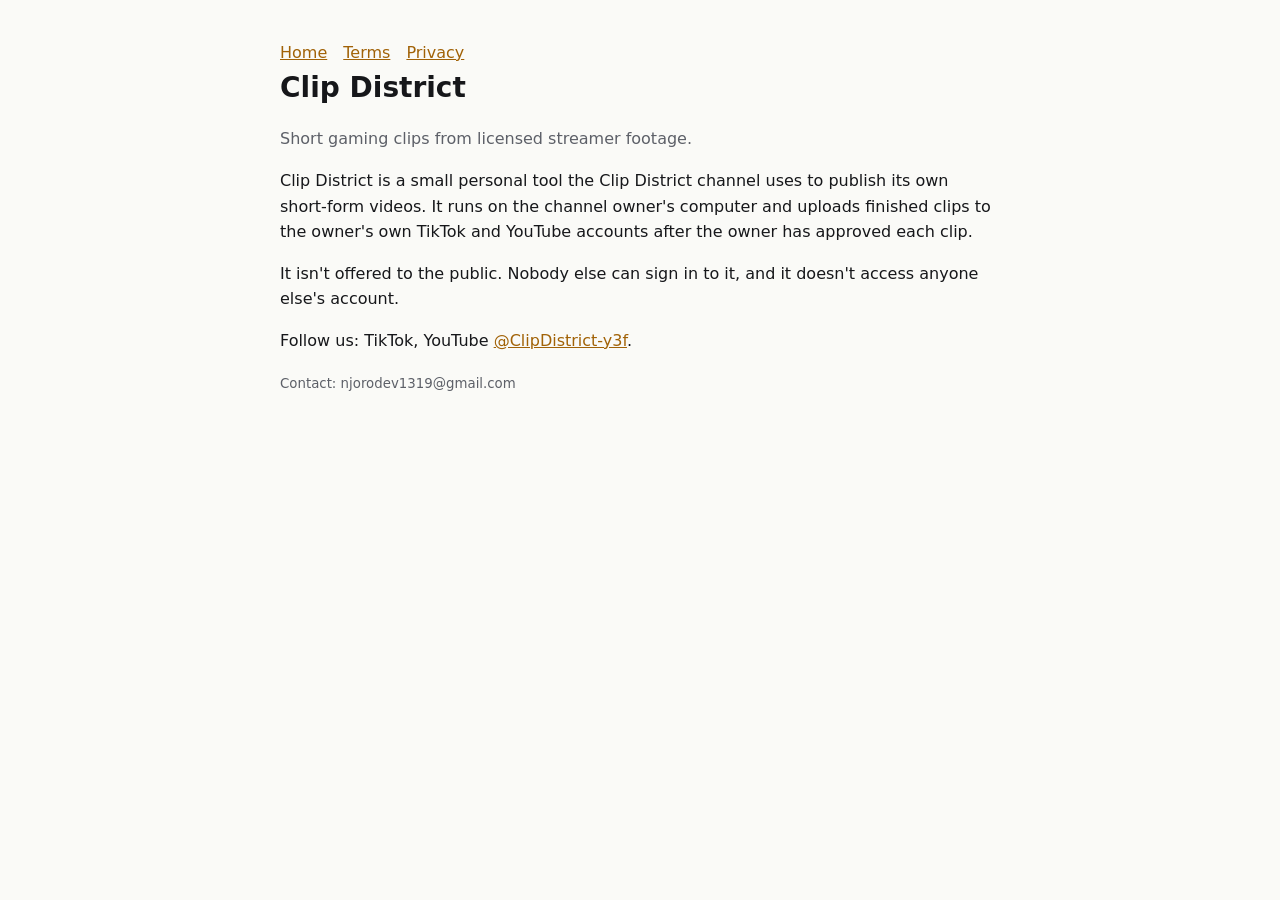
<file: index.html>
<!doctype html><html lang="en"><head><meta charset="utf-8"><meta name="viewport" content="width=device-width,initial-scale=1">
<title>Clip District</title><link rel="stylesheet" href="style.css"><link rel="icon" href="icon.png"></head><body><main>
<nav><a href="./">Home</a><a href="terms.html">Terms</a><a href="privacy.html">Privacy</a></nav>
<h1>Clip District</h1>
<p class="muted">Short gaming clips from licensed streamer footage.</p>
<p>Clip District is a small personal tool the Clip District channel uses to publish its own short-form videos. It runs on the channel owner's computer and uploads finished clips to the owner's own TikTok and YouTube accounts after the owner has approved each clip.</p>
<p>It isn't offered to the public. Nobody else can sign in to it, and it doesn't access anyone else's account.</p>
<p>Follow us: TikTok, YouTube <a href="https://www.youtube.com/@ClipDistrict-y3f">@ClipDistrict-y3f</a>.</p>
<p><small>Contact: njorodev1319@gmail.com</small></p>
</main></body></html>
</file>
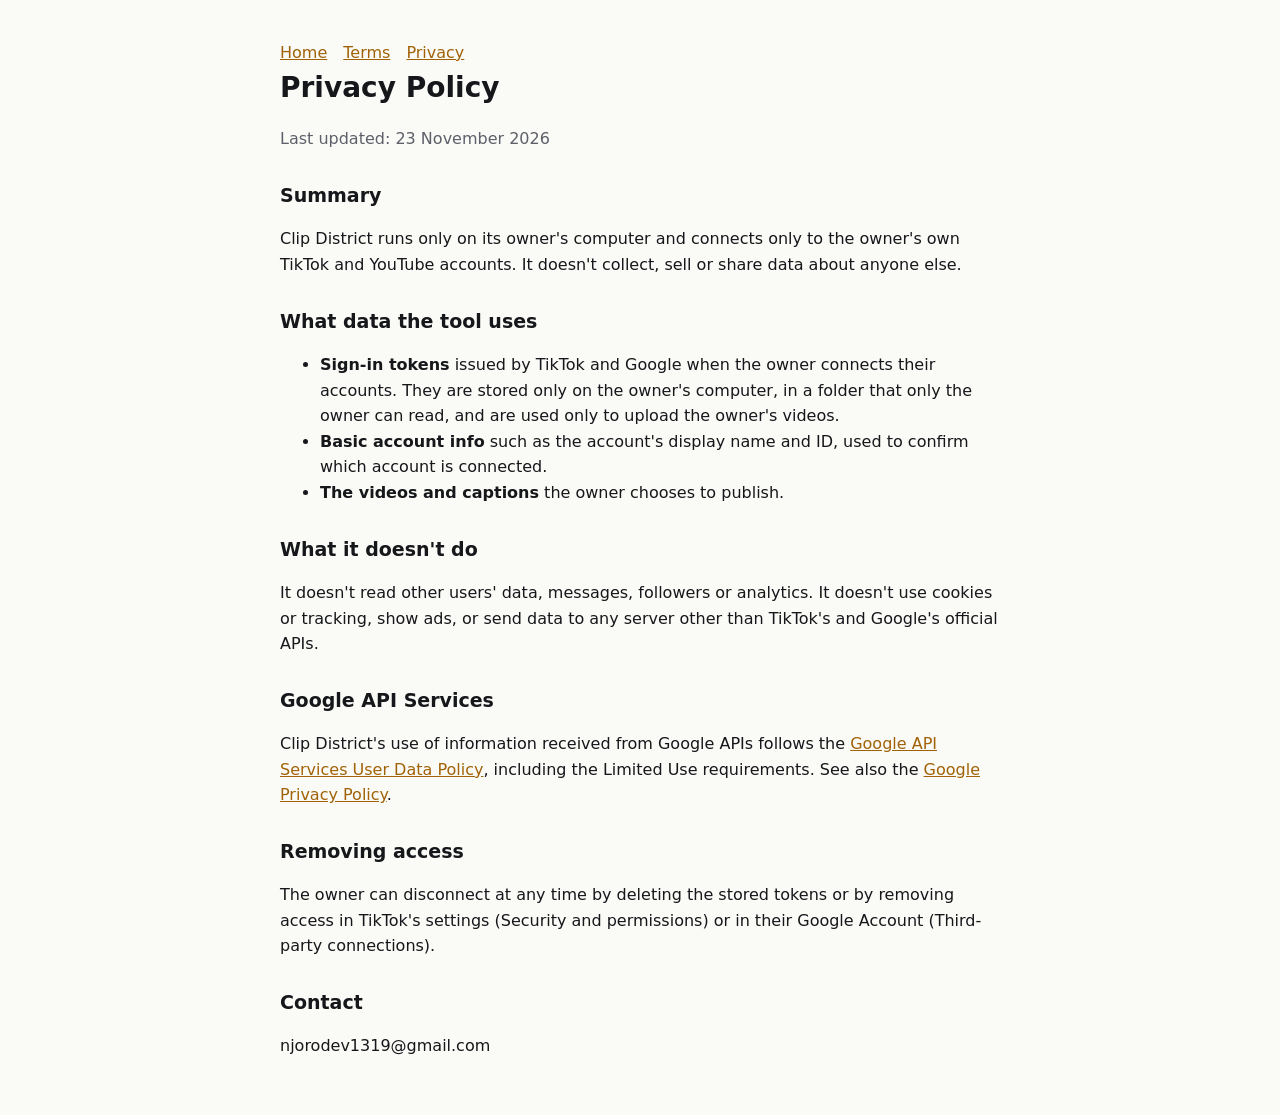
<file: privacy.html>
<!doctype html><html lang="en"><head><meta charset="utf-8"><meta name="viewport" content="width=device-width,initial-scale=1">
<title>Clip District Privacy</title><link rel="stylesheet" href="style.css"><link rel="icon" href="icon.png"></head><body><main>
<nav><a href="./">Home</a><a href="terms.html">Terms</a><a href="privacy.html">Privacy</a></nav>
<h1>Privacy Policy</h1><p class="muted">Last updated: 23 November 2026</p>
<h2>Summary</h2>
<p>Clip District runs only on its owner's computer and connects only to the owner's own TikTok and YouTube accounts. It doesn't collect, sell or share data about anyone else.</p>
<h2>What data the tool uses</h2>
<ul>
<li><strong>Sign-in tokens</strong> issued by TikTok and Google when the owner connects their accounts. They are stored only on the owner's computer, in a folder that only the owner can read, and are used only to upload the owner's videos.</li>
<li><strong>Basic account info</strong> such as the account's display name and ID, used to confirm which account is connected.</li>
<li><strong>The videos and captions</strong> the owner chooses to publish.</li>
</ul>
<h2>What it doesn't do</h2>
<p>It doesn't read other users' data, messages, followers or analytics. It doesn't use cookies or tracking, show ads, or send data to any server other than TikTok's and Google's official APIs.</p>
<h2>Google API Services</h2>
<p>Clip District's use of information received from Google APIs follows the <a href="https://developers.google.com/terms/api-services-user-data-policy">Google API Services User Data Policy</a>, including the Limited Use requirements. See also the <a href="https://policies.google.com/privacy">Google Privacy Policy</a>.</p>
<h2>Removing access</h2>
<p>The owner can disconnect at any time by deleting the stored tokens or by removing access in TikTok's settings (Security and permissions) or in their Google Account (Third-party connections).</p>
<h2>Contact</h2><p>njorodev1319@gmail.com</p>
</main></body></html>
</file>
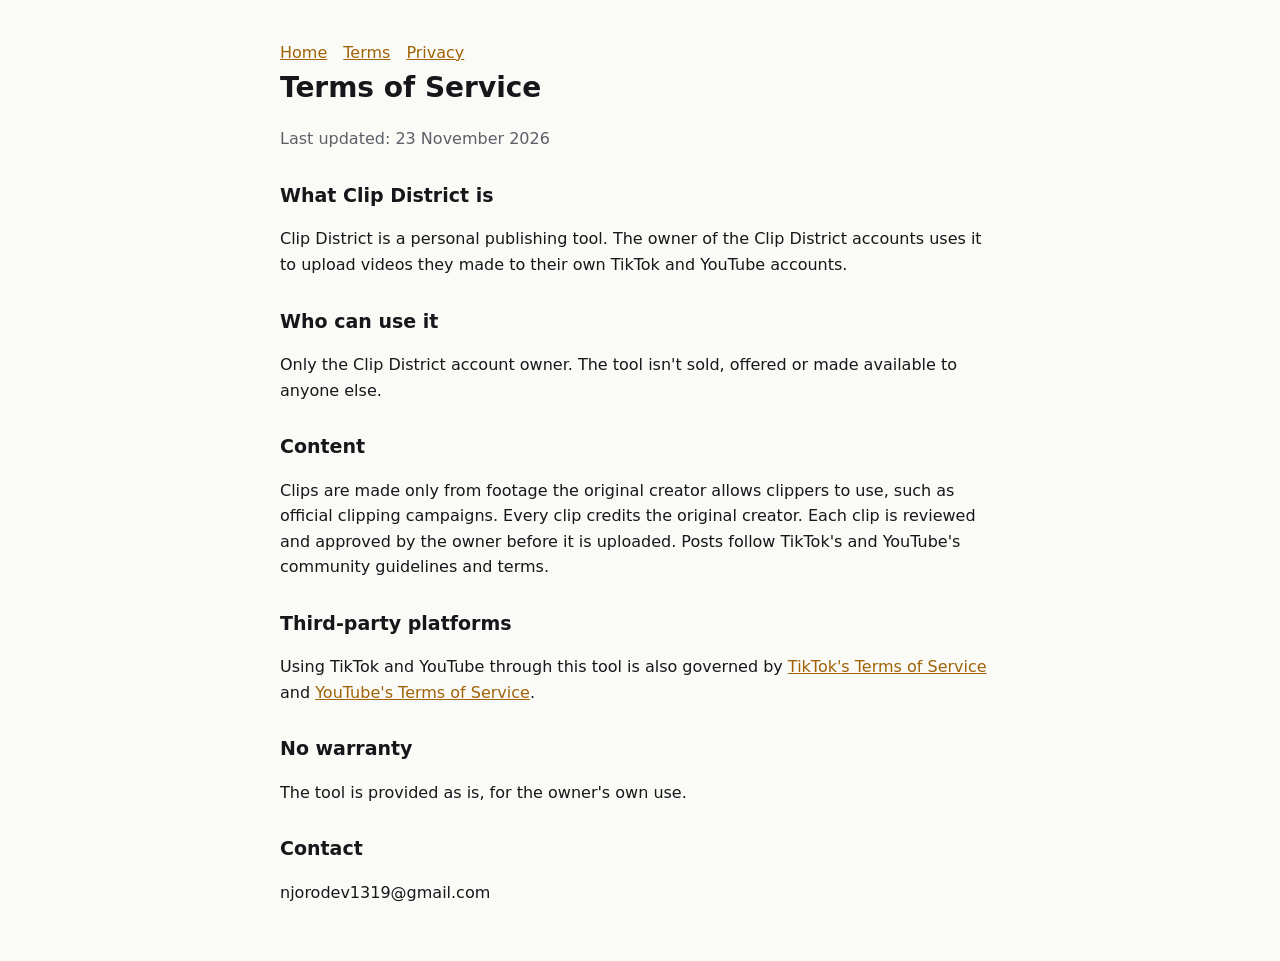
<file: terms.html>
<!doctype html><html lang="en"><head><meta charset="utf-8"><meta name="viewport" content="width=device-width,initial-scale=1">
<title>Clip District Terms</title><link rel="stylesheet" href="style.css"><link rel="icon" href="icon.png"></head><body><main>
<nav><a href="./">Home</a><a href="terms.html">Terms</a><a href="privacy.html">Privacy</a></nav>
<h1>Terms of Service</h1><p class="muted">Last updated: 23 November 2026</p>
<h2>What Clip District is</h2>
<p>Clip District is a personal publishing tool. The owner of the Clip District accounts uses it to upload videos they made to their own TikTok and YouTube accounts.</p>
<h2>Who can use it</h2>
<p>Only the Clip District account owner. The tool isn't sold, offered or made available to anyone else.</p>
<h2>Content</h2>
<p>Clips are made only from footage the original creator allows clippers to use, such as official clipping campaigns. Every clip credits the original creator. Each clip is reviewed and approved by the owner before it is uploaded. Posts follow TikTok's and YouTube's community guidelines and terms.</p>
<h2>Third-party platforms</h2>
<p>Using TikTok and YouTube through this tool is also governed by <a href="https://www.tiktok.com/legal/terms-of-service">TikTok's Terms of Service</a> and <a href="https://www.youtube.com/t/terms">YouTube's Terms of Service</a>.</p>
<h2>No warranty</h2>
<p>The tool is provided as is, for the owner's own use.</p>
<h2>Contact</h2><p>njorodev1319@gmail.com</p>
</main></body></html>
</file>
<file: style.css>
:root{--bg:#0f1115;--fg:#e8e8ea;--muted:#9a9ca3;--accent:#facc15}
@media (prefers-color-scheme: light){:root{--bg:#fafaf7;--fg:#16171a;--muted:#5d6068;--accent:#a16207}}
body{margin:0;background:var(--bg);color:var(--fg);font:16px/1.6 system-ui,sans-serif}
main{max-width:720px;margin:0 auto;padding:40px 16px}
h1{font-size:28px;margin:0 0 4px}h2{font-size:19px;margin-top:28px}
a{color:var(--accent)}small,.muted{color:var(--muted)}
nav a{margin-right:16px}
</file>
